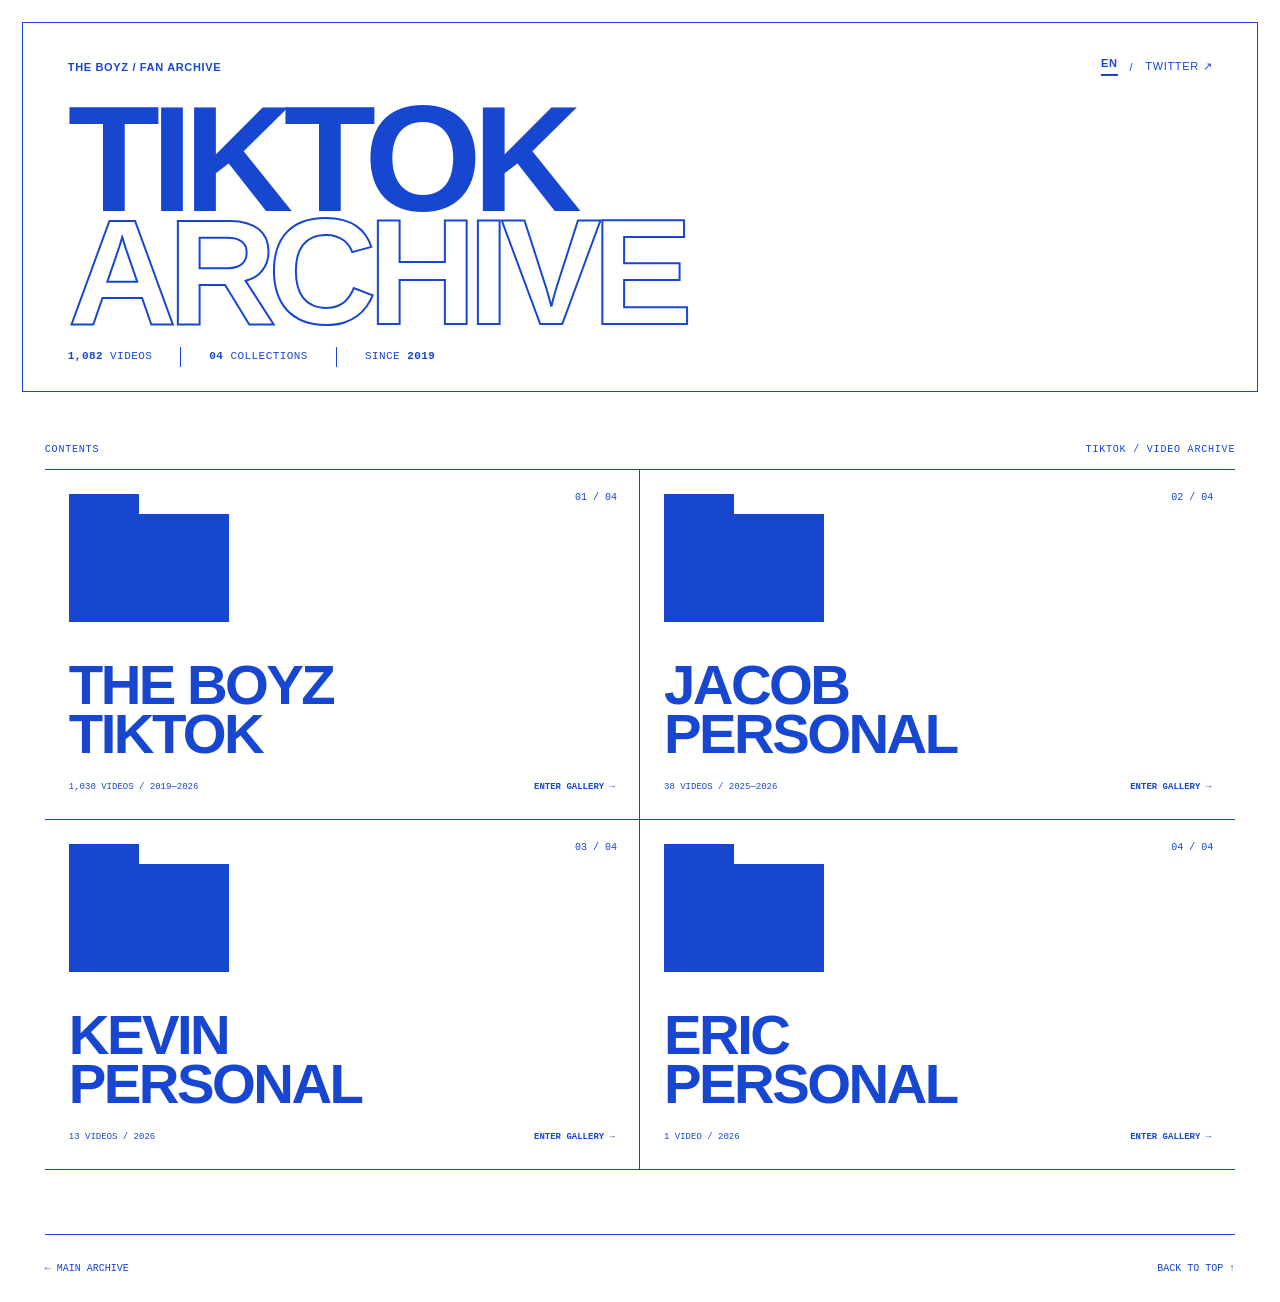
<file: index.html>
<!doctype html>
<html lang="en">
<head>
  <meta charset="utf-8">
  <meta name="viewport" content="width=device-width,initial-scale=1,viewport-fit=cover">
  <meta name="theme-color" content="#1746d1">
  <title>TikTok Archive — THE BOYZ ARCHIVE</title>
  <meta name="description" content="Fan-made archive of THE BOYZ and members' TikTok videos.">
  <link rel="stylesheet" href="styles.css">
</head>
<body>
  <main id="top">
    <header class="masthead">
      <div class="utility"><a class="brand" href="https://tbzarchive.com/">THE BOYZ / FAN ARCHIVE</a><nav><button class="lang-toggle" id="langToggle" type="button" aria-label="Switch language">EN</button><span>/</span><a href="https://x.com/tbzarchive1206_" target="_blank" rel="noopener noreferrer">TWITTER ↗</a></nav></div>
      <h1><span class="solid">TIKTOK</span><span class="outline">ARCHIVE</span></h1>
      <div class="stats"><p><strong id="totalVideos">1,042</strong> <span data-i18n="videos">VIDEOS</span></p><i></i><p><strong id="totalCollections">04</strong> <span data-i18n="collections">COLLECTIONS</span></p><i></i><p><span data-i18n="since">SINCE</span> <strong id="firstYear">2019</strong></p></div>
    </header>
    <section class="section">
      <div class="section-label"><h2 data-i18n="contents">CONTENTS</h2><span>TIKTOK / VIDEO ARCHIVE</span></div>
      <div class="collection-grid">
        <a class="collection-card" href="the-boyz/"><span class="collection-index">01 / 04</span><span class="folder-icon" aria-hidden="true"></span><h3>THE BOYZ<br>TIKTOK</h3><div class="collection-meta"><p>1,028 <span data-i18n="videos">VIDEOS</span> / 2019—2026</p><span class="collection-action" data-i18n="enter">ENTER GALLERY →</span></div></a>
        <a class="collection-card" href="jacob/"><span class="collection-index">02 / 04</span><span class="folder-icon" aria-hidden="true"></span><h3>JACOB<br>PERSONAL</h3><div class="collection-meta"><p>09 <span data-i18n="videos">VIDEOS</span> / 2026</p><span class="collection-action" data-i18n="enter">ENTER GALLERY →</span></div></a>
        <a class="collection-card" href="kevin/"><span class="collection-index">03 / 04</span><span class="folder-icon" aria-hidden="true"></span><h3>KEVIN<br>PERSONAL</h3><div class="collection-meta"><p>04 <span data-i18n="videos">VIDEOS</span> / 2026</p><span class="collection-action" data-i18n="enter">ENTER GALLERY →</span></div></a>
        <a class="collection-card" href="eric/"><span class="collection-index">04 / 04</span><span class="folder-icon" aria-hidden="true"></span><h3>ERIC<br>PERSONAL</h3><div class="collection-meta"><p>01 <span data-i18n="video">VIDEO</span> / 2026</p><span class="collection-action" data-i18n="enter">ENTER GALLERY →</span></div></a>
      </div>
    </section>
    <footer><a href="https://tbzarchive.com">← <span data-i18n="mainArchive">MAIN ARCHIVE</span></a><a href="#top"><span data-i18n="backTop">BACK TO TOP</span> ↑</a></footer>
  </main>
  <script src="data.js"></script>
  <script>
    const copy={en:{videos:"VIDEOS",video:"VIDEO",collections:"COLLECTIONS",since:"SINCE",contents:"CONTENTS",enter:"ENTER GALLERY →",mainArchive:"MAIN ARCHIVE",backTop:"BACK TO TOP"},ko:{videos:"영상",video:"영상",collections:"컬렉션",since:"시작",contents:"목차",enter:"갤러리 열기 →",mainArchive:"메인 아카이브",backTop:"맨 위로"}};
    const button=document.getElementById("langToggle");let lang=localStorage.getItem("tbzTikTokLang")||"en";
    function applyArchiveData(){const collections=window.TIKTOK_ARCHIVE_DATA?.collections||{};const entries=Object.entries(collections),videos=entries.flatMap(([,item])=>item.videos||[]),years=videos.map(item=>Number(item.year)).filter(Boolean);document.getElementById("totalVideos").textContent=videos.length.toLocaleString("en-US");document.getElementById("totalCollections").textContent=String(entries.length).padStart(2,"0");if(years.length)document.getElementById("firstYear").textContent=Math.min(...years);document.querySelectorAll(".collection-card").forEach(card=>{const key=card.getAttribute("href").replaceAll("/","");const collection=collections[key];if(!collection)return;const collectionYears=(collection.videos||[]).map(item=>Number(item.year)).filter(Boolean),range=collectionYears.length?(Math.min(...collectionYears)===Math.max(...collectionYears)?String(collectionYears[0]):`${Math.min(...collectionYears)}—${Math.max(...collectionYears)}`):"—",count=collection.videos.length;card.querySelector(".collection-meta p").innerHTML=`${count.toLocaleString("en-US")} <span data-i18n="${count===1?"video":"videos"}">${count===1?"VIDEO":"VIDEOS"}</span> / ${range}`})}
    function applyLanguage(){document.documentElement.lang=lang==="ko"?"ko":"en";button.textContent=lang==="ko"?"KOR":"EN";document.querySelectorAll("[data-i18n]").forEach(el=>el.textContent=copy[lang][el.dataset.i18n])}
    button.addEventListener("click",()=>{lang=lang==="en"?"ko":"en";localStorage.setItem("tbzTikTokLang",lang);applyLanguage()});applyArchiveData();applyLanguage();
  </script>
  <!-- Cloudflare Web Analytics --><script type='module' src='https://static.cloudflareinsights.com/beacon.min.js' data-cf-beacon='{"token": "86b44fc0df8847b9a0b9c48b6766cd38"}'></script><!-- End Cloudflare Web Analytics -->
</body>
</html>
</file>
<file: styles.css>
:root{--blue:#1746d1;--white:#fff;--pale:#f4f7ff;--soft:#dce5ff;--muted:#5268a8;--line:#1746d1}*{box-sizing:border-box}html{scroll-behavior:smooth}body{margin:0;background:var(--white);color:var(--blue);font-family:Arial,Helvetica,sans-serif}body.player-open{overflow:hidden}button,input,select{font:inherit;color:inherit}button,a{touch-action:manipulation}a{color:inherit;text-decoration:none}button{cursor:pointer}.masthead{padding:34px 3.5vw 24px;border:1px solid var(--line);margin:22px}.utility{display:flex;justify-content:space-between;align-items:center;font-size:11px;font-weight:700;letter-spacing:.06em}.utility nav{display:flex;gap:12px;align-items:center;font-weight:400}.lang-toggle{appearance:none;border:0;border-bottom:2px solid var(--blue);background:transparent;padding:0 0 5px;color:var(--blue);font:700 11px Arial,Helvetica,sans-serif;letter-spacing:.06em}.masthead h1{margin:26px 0 18px;font-family:"Arial Narrow",Impact,sans-serif;font-size:clamp(65px,11.8vw,200px);font-weight:900;line-height:.75;letter-spacing:-.06em}.masthead h1 span{display:block}.masthead h1 .solid{color:var(--blue)}.masthead h1 .outline{-webkit-text-stroke:2px var(--blue);color:var(--white)}.stats{display:flex;align-items:center;gap:28px;font:11px/1.2 "Courier New",monospace;letter-spacing:.04em}.stats p{margin:0}.stats i{display:block;width:1px;height:20px;background:var(--blue)}.section{padding:30px 3.5vw 64px}.section-label{display:flex;justify-content:space-between;align-items:center;padding:0 0 14px;border-bottom:1px solid;font:10px "Courier New",monospace;letter-spacing:.08em}.section-label h2{font:inherit;margin:0}.collection-grid{display:grid;grid-template-columns:1fr 1fr}.collection-card{min-height:350px;border-bottom:1px solid;display:flex;flex-direction:column;padding:24px;position:relative;overflow:hidden}.collection-card:nth-child(odd){border-right:1px solid}.collection-card:hover{background:var(--pale)}.folder-icon{width:160px;height:108px;border:1px solid;background:var(--blue);margin:20px 0 38px;position:relative}.folder-icon:before{content:"";position:absolute;left:-1px;top:-21px;width:68px;height:21px;border:1px solid;border-bottom:0;background:var(--blue)}.collection-index{position:absolute;right:22px;top:22px;font:10px "Courier New",monospace}.collection-card h3{font:700 clamp(34px,4.4vw,70px)/.88 "Arial Narrow",Arial,sans-serif;letter-spacing:-.045em;margin:0 0 14px}.collection-meta{display:flex;justify-content:space-between;align-items:end;gap:20px;margin-top:auto;font:9px/1.5 "Courier New",monospace}.collection-meta p{margin:0}.collection-action{font-weight:700;white-space:nowrap}.controls{margin:0 3.5vw;border-bottom:1px solid}.search{height:58px;border:1px solid;display:flex;align-items:center;padding:0 18px;gap:15px}.search span{font-size:29px;line-height:1;transform:rotate(-15deg)}.search input{border:0;outline:0;background:transparent;width:100%;font:12px "Courier New",monospace}.search input::placeholder{color:var(--muted)}.filter-row{height:52px;display:grid;grid-template-columns:1fr 1fr;border-bottom:1px solid}.filter-row label{padding:0 16px;border-right:1px solid #b9c5ed;display:flex;align-items:center;gap:14px;font:10px "Courier New",monospace}.filter-row label:last-child{border:0}.filter-row select{appearance:none;border:0;background:transparent;margin-left:auto;padding-right:18px;font-size:10px;outline:0;max-width:72%}.year-tabs{min-height:50px;display:flex;gap:34px;align-items:end;overflow-x:auto;scrollbar-width:none}.year-tabs::-webkit-scrollbar{display:none}.year-tabs button{height:50px;white-space:nowrap;border:0;border-bottom:3px solid transparent;background:none;padding:0 8px;font:10px "Courier New",monospace}.year-tabs button.selected{border-color:var(--blue);font-weight:800}.archive-section{padding:20px 3.5vw 60px}.results-head{height:45px;display:flex;justify-content:space-between;align-items:center;font:11px "Courier New",monospace;letter-spacing:.06em}.results-head p{margin:0}.source-link{font-size:9px}.source-link:hover{text-decoration:underline}.video-grid{display:grid;grid-template-columns:repeat(4,minmax(0,1fr));border-top:1px solid;border-left:1px solid}.video-card{min-width:0;border-right:1px solid;border-bottom:1px solid;padding:12px;display:flex;flex-direction:column}.video-thumb{position:relative;width:100%;aspect-ratio:9/16;border:0;padding:0;background:var(--pale);overflow:hidden;color:var(--blue);text-align:left}.video-thumb:before{content:"PLAY";position:absolute;inset:0;display:grid;place-items:center;font:10px "Courier New",monospace}.video-thumb img{position:relative;width:100%;height:100%;display:block;object-fit:cover;filter:saturate(.88) contrast(1.03);transition:transform .25s}.video-card:hover .video-thumb img{transform:scale(1.025)}.play-badge{position:absolute;left:10px;bottom:10px;background:#fff;border:1px solid;padding:7px 9px;font:9px "Courier New",monospace}.video-number{position:absolute;right:10px;top:10px;background:var(--blue);color:#fff;padding:6px 8px;font:9px "Courier New",monospace}.video-info{padding:14px 1px 8px;display:flex;flex-direction:column;flex:1}.eyebrow{font:8px "Courier New",monospace;letter-spacing:.05em}.video-card h2{margin:9px 0 14px;font:700 clamp(18px,1.5vw,25px)/.96 "Arial Narrow",Arial,sans-serif;letter-spacing:-.025em;overflow-wrap:anywhere}.video-meta{display:flex;justify-content:space-between;gap:8px;font:8px "Courier New",monospace;color:var(--muted)}.video-actions{display:flex;gap:16px;margin-top:auto;padding-top:15px;font:8px "Courier New",monospace}.video-actions button{border:0;background:none;padding:0;font-weight:800}.video-actions button:hover,.video-actions a:hover{text-decoration:underline}.load-more{display:block;margin:34px auto 0;border:1px solid;background:#fff;padding:14px 28px;font:10px "Courier New",monospace}.load-more:hover{background:var(--blue);color:#fff}.load-more[hidden]{display:none}.empty{padding:100px 0;text-align:center;border-bottom:1px solid;font:11px "Courier New",monospace}.empty strong{display:block;font:700 46px "Arial Narrow",Arial,sans-serif;margin-bottom:8px}footer{margin:0 3.5vw;padding:28px 0;border-top:1px solid;display:flex;justify-content:space-between;gap:20px;font:10px "Courier New",monospace}dialog{width:100%;height:100%;max-width:none;max-height:none;margin:0;padding:0;border:0;background:#fff;color:var(--blue)}dialog::backdrop{background:rgba(23,70,209,.18)}.player-shell{height:100%;padding:22px 3.5vw;display:flex;flex-direction:column}.player-head{flex:0 0 auto;background:#fff;border:1px solid;padding:16px 20px;display:grid;grid-template-columns:1fr auto;gap:16px}.player-kicker{font:9px "Courier New",monospace;text-transform:uppercase}.player-head h2{margin:8px 0 0;max-width:950px;font:700 clamp(23px,3vw,46px)/.94 "Arial Narrow",Arial,sans-serif;letter-spacing:-.03em}.player-actions{display:flex;align-items:flex-start;gap:10px}.player-actions a,.player-actions button{height:38px;border:1px solid;background:#fff;padding:0 13px;display:flex;align-items:center;font:9px "Courier New",monospace}.player-actions button{font-size:18px}.player-actions a:hover,.player-actions button:hover{background:var(--blue);color:#fff}.player-stage{flex:1;min-height:0;border:1px solid;border-top:0;background:var(--pale);display:flex;justify-content:center;align-items:center;padding:14px}.player-stage iframe{height:100%;width:min(520px,100%);border:0;background:#000}.player-note{flex:0 0 auto;margin:0;padding:9px 2px;font:8px "Courier New",monospace;color:var(--muted)}
@media(max-width:1100px){.video-grid{grid-template-columns:repeat(3,minmax(0,1fr))}.masthead h1{font-size:11.5vw}}@media(max-width:800px){.video-grid{grid-template-columns:repeat(2,minmax(0,1fr))}}@media(max-width:620px){.masthead{margin:0;border-width:0 0 1px;padding:22px 15px 20px}.utility{font-size:9px}.utility nav{gap:8px}.utility nav span{display:none}.lang-toggle{font-size:9px}.masthead h1{font-size:14.5vw;line-height:.76;margin:34px 0 28px}.masthead h1 .outline{-webkit-text-stroke:1.3px var(--blue)}.stats{display:grid;grid-template-columns:1fr 1px 1fr 1px 1fr;gap:10px;font-size:8px}.stats i{height:28px}.section{padding:22px 15px 45px}.collection-grid{display:block}.collection-card{min-height:300px;padding:20px 2px;border-right:0!important}.folder-icon{width:126px;height:84px;margin:24px 0 32px}.folder-icon:before{width:54px;height:18px;top:-18px}.collection-card h3{font-size:43px}.collection-index{right:2px}.collection-meta{font-size:8px}.controls{margin:0 15px;padding-top:18px}.search{height:52px}.filter-row{height:auto;grid-template-columns:1fr}.filter-row label{height:44px;border-right:0;border-bottom:1px solid #b9c5ed;font-size:8px;padding:0 9px}.filter-row label:last-child{border-bottom:0}.filter-row select{font-size:8px;max-width:65%}.year-tabs{gap:18px;min-height:48px}.year-tabs button{font-size:8px;height:48px;padding:0 4px}.archive-section{padding:15px 15px 45px}.results-head{font-size:8px}.source-link{display:none}.video-grid{grid-template-columns:1fr;border-left:0}.video-card{border-left:0;border-right:0;padding:0 0 18px}.video-thumb{width:100%;max-height:78vh}.video-info{padding:13px 2px 18px}.video-card h2{font-size:25px}.video-actions{font-size:9px}.load-more{width:100%;margin-top:22px}footer{margin:0 15px;font-size:8px;padding:22px 0}.player-shell{padding:0}.player-head{border-width:0 0 1px;padding:14px 15px;grid-template-columns:1fr}.player-head h2{font-size:24px}.player-actions{display:grid;grid-template-columns:1fr 1fr 44px}.player-actions a{justify-content:center;padding:0 8px}.player-actions button{justify-content:center;padding:0}.player-stage{border:0;padding:0}.player-stage iframe{width:100%;height:100%}.player-note{padding:8px 15px}}@media(max-width:390px){.utility nav a:last-child{font-size:0}.utility nav a:last-child:after{content:"X ↗";font-size:9px}.stats{font-size:7px}.player-actions{grid-template-columns:1fr 44px}.player-actions a:nth-child(2){display:none}}@media(hover:none){.video-card:hover .video-thumb img{transform:none}}
</file>
